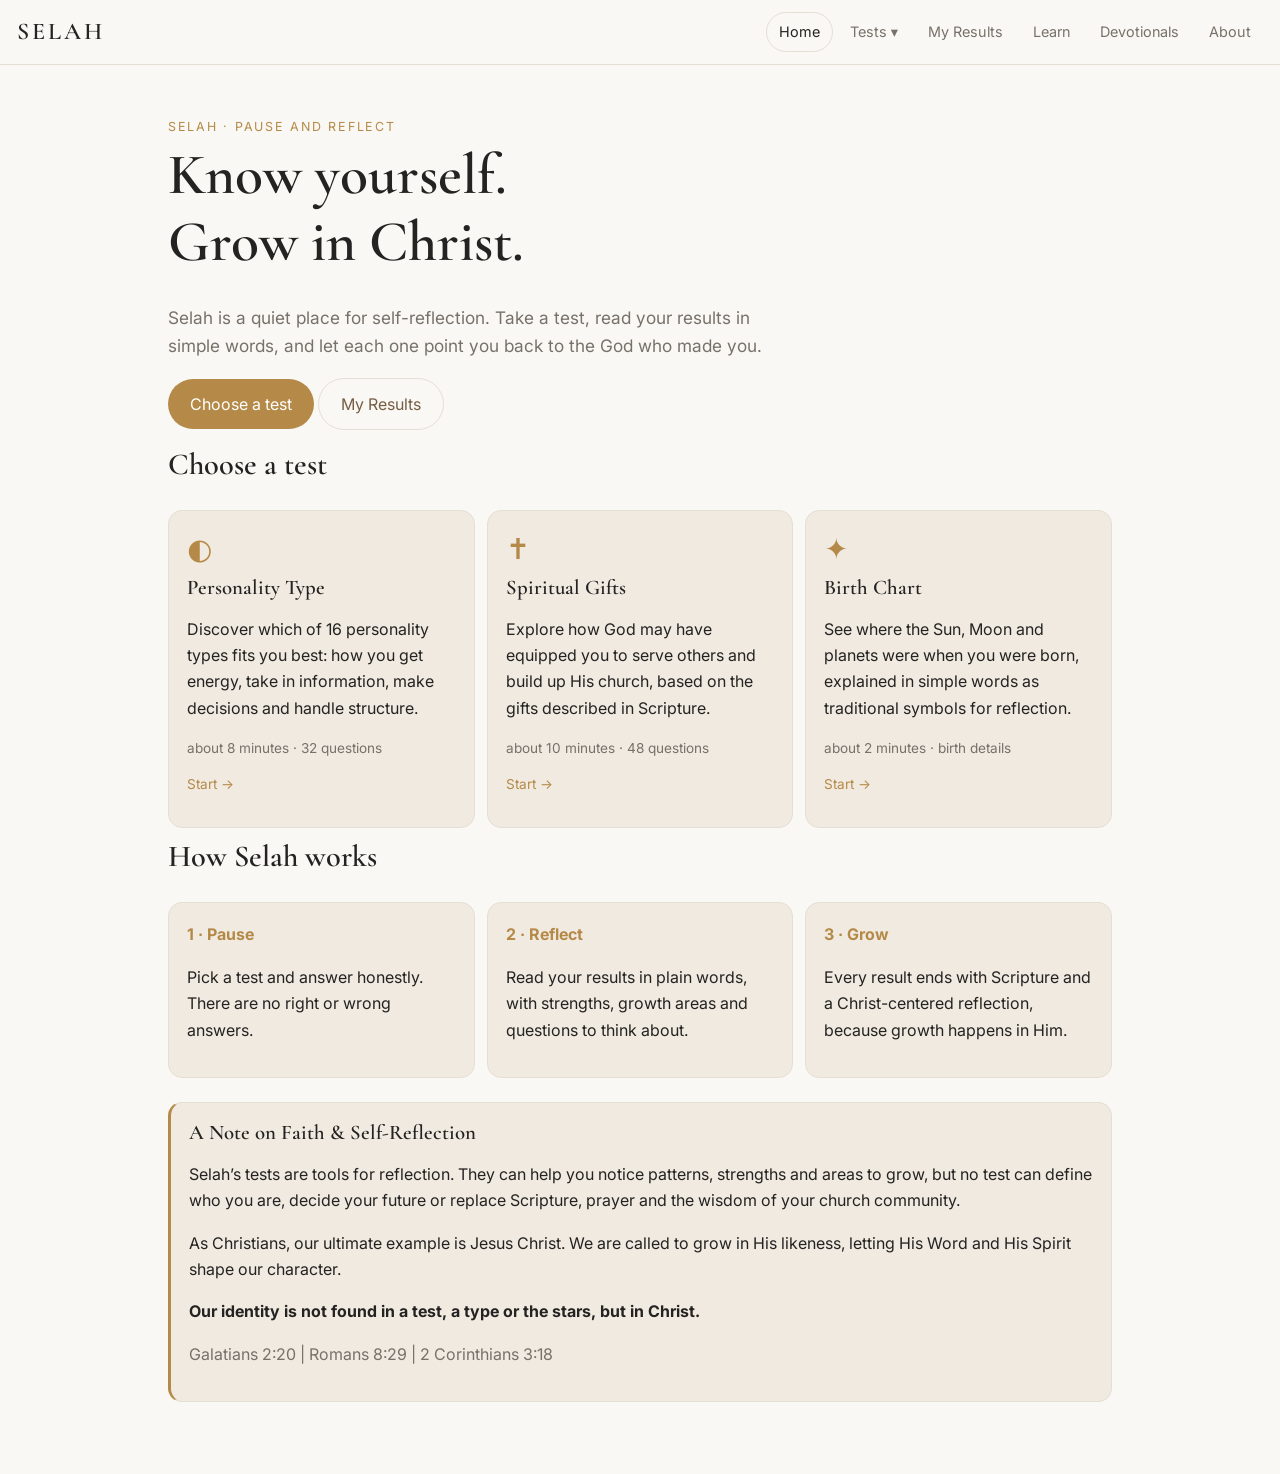
<file: index.html>
<!DOCTYPE html>
<html lang="en">
<head>
<meta charset="utf-8">
<title>Selah — Self-Reflection in Christ</title>
<meta name="viewport" content="width=device-width, initial-scale=1, viewport-fit=cover">
<meta name="description" content="Selah: a Christ-centered space for self-reflection with personality, spiritual gifts and birth chart tools.">
<link href="https://fonts.googleapis.com/css2?family=Cormorant+Garamond:wght@500;600&family=Inter:wght@400;500&display=swap" rel="stylesheet">
<link rel="stylesheet" href="css/style.css">
</head>
<body data-page="home">
<nav id="nav" class="noprint"></nav>
<main id="m"></main>
<script src="js/common.js"></script>
</body>
</html>
</file>
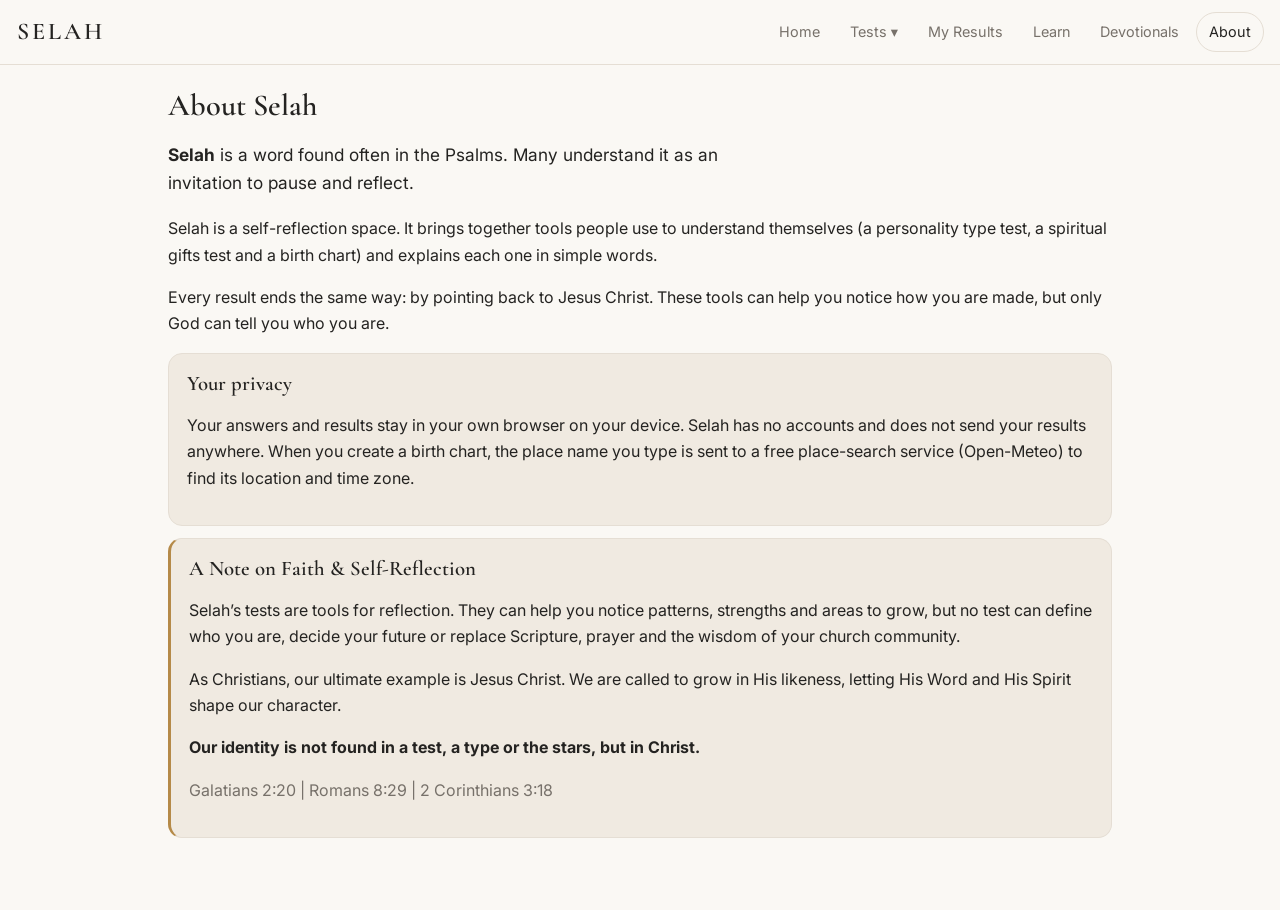
<file: about.html>
<!DOCTYPE html>
<html lang="en">
<head>
<meta charset="utf-8">
<title>About · Selah</title>
<meta name="viewport" content="width=device-width, initial-scale=1, viewport-fit=cover">
<meta name="description" content="Selah: a Christ-centered space for self-reflection with personality, spiritual gifts and birth chart tools.">
<link href="https://fonts.googleapis.com/css2?family=Cormorant+Garamond:wght@500;600&family=Inter:wght@400;500&display=swap" rel="stylesheet">
<link rel="stylesheet" href="css/style.css">
</head>
<body data-page="about">
<nav id="nav" class="noprint"></nav>
<main id="m"><h2>About Selah</h2><p class="lead"><b>Selah</b> is a word found often in the Psalms. Many understand it as an invitation to pause and reflect.</p>
<p>Selah is a self-reflection space. It brings together tools people use to understand themselves (a personality type test, a spiritual gifts test and a birth chart) and explains each one in simple words.</p>
<p>Every result ends the same way: by pointing back to Jesus Christ. These tools can help you notice how you are made, but only God can tell you who you are.</p>
<div class="card"><h3>Your privacy</h3><p>Your answers and results stay in your own browser on your device. Selah has no accounts and does not send your results anywhere. When you create a birth chart, the place name you type is sent to a free place-search service (Open-Meteo) to find its location and time zone.</p></div></main>
<script src="js/common.js"></script>
</body>
</html>
</file>
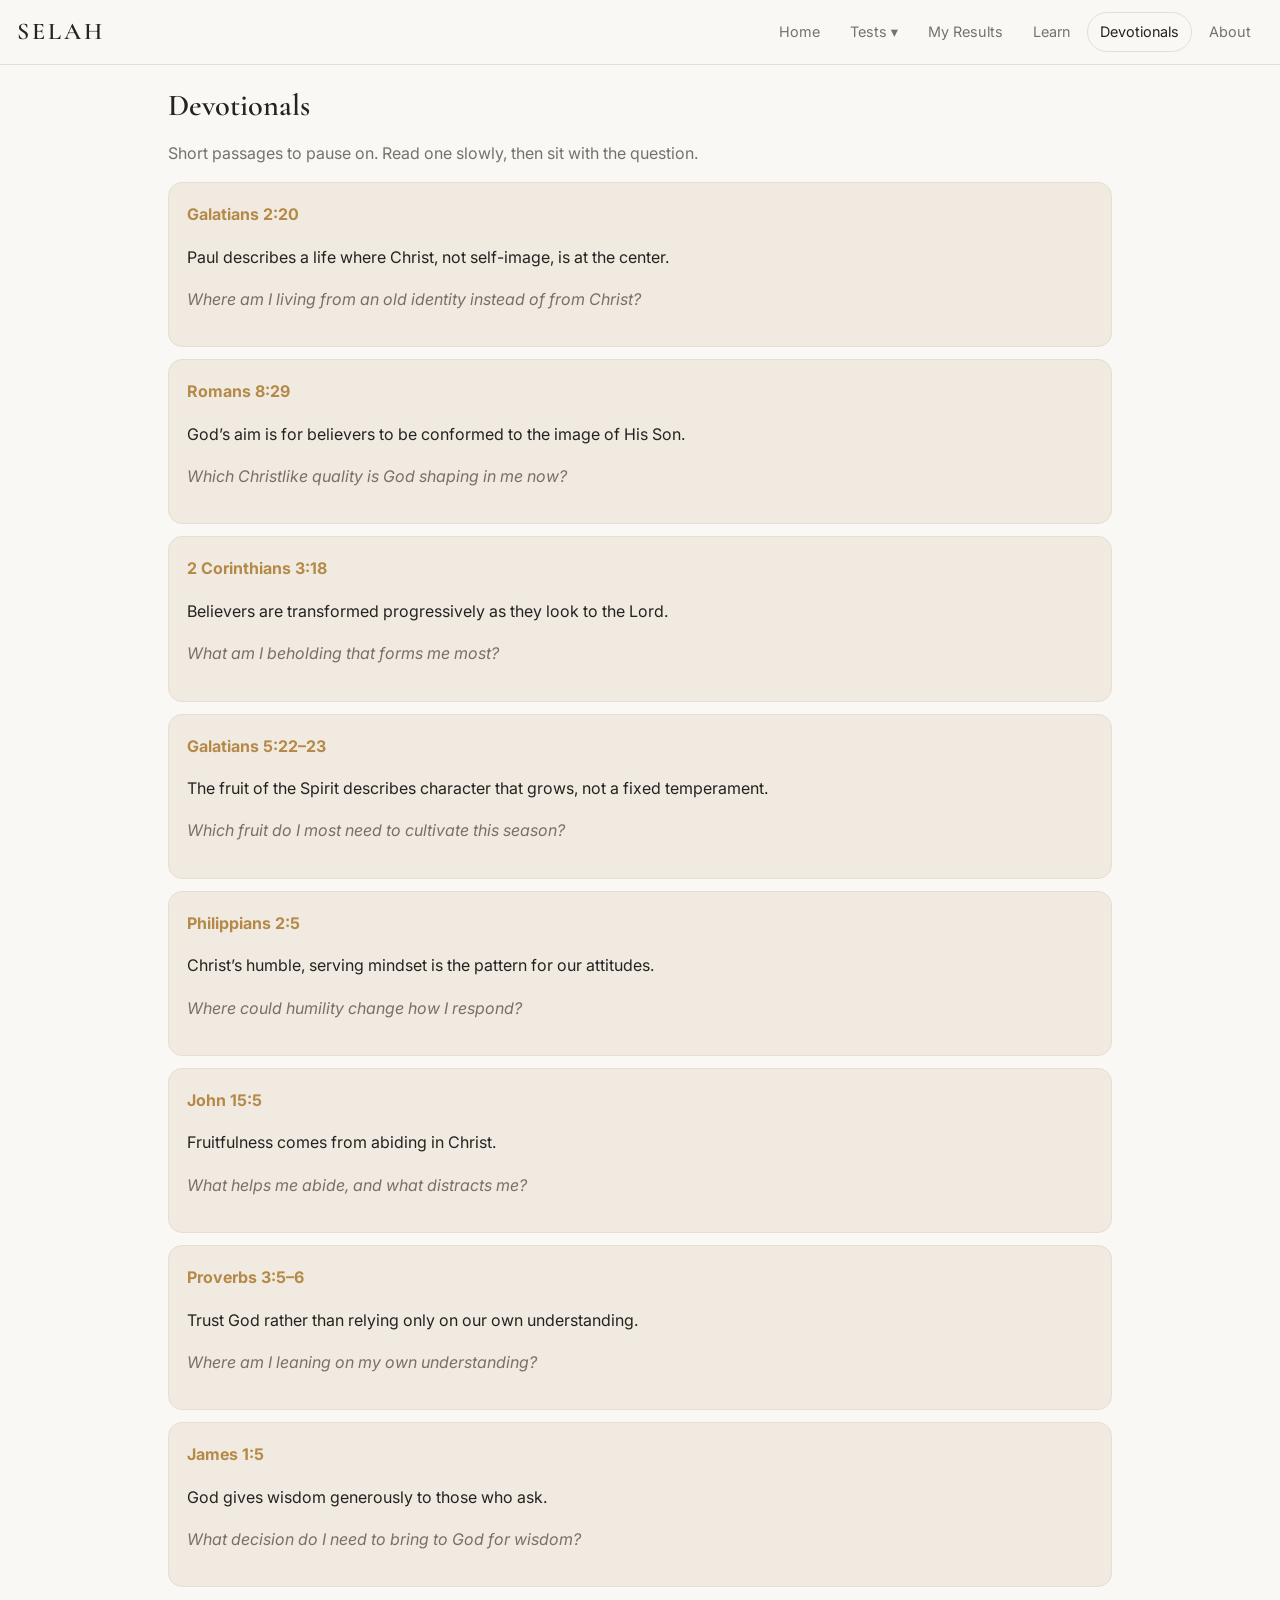
<file: devotionals.html>
<!DOCTYPE html>
<html lang="en">
<head>
<meta charset="utf-8">
<title>Devotionals · Selah</title>
<meta name="viewport" content="width=device-width, initial-scale=1, viewport-fit=cover">
<meta name="description" content="Selah: a Christ-centered space for self-reflection with personality, spiritual gifts and birth chart tools.">
<link href="https://fonts.googleapis.com/css2?family=Cormorant+Garamond:wght@500;600&family=Inter:wght@400;500&display=swap" rel="stylesheet">
<link rel="stylesheet" href="css/style.css">
</head>
<body data-page="devotionals">
<nav id="nav" class="noprint"></nav>
<main id="m"></main>
<script src="js/common.js"></script>
</body>
</html>
</file>
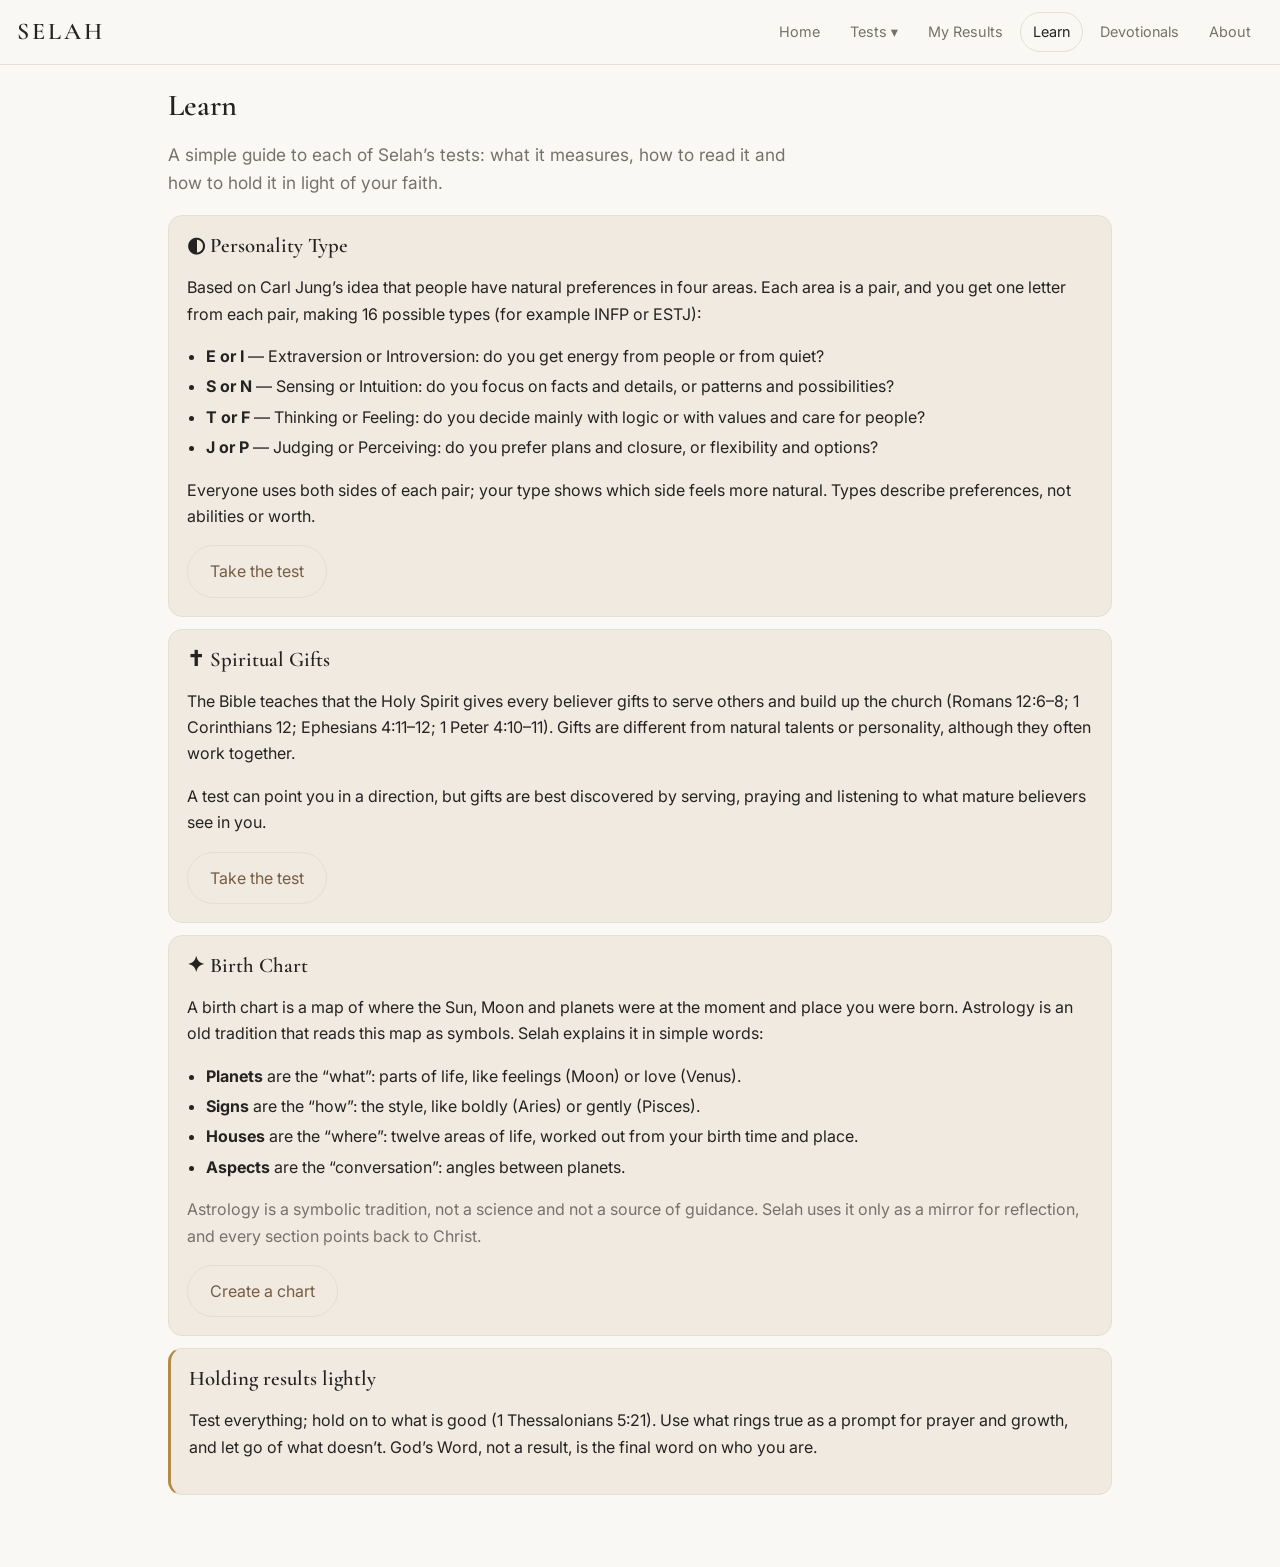
<file: learn.html>
<!DOCTYPE html>
<html lang="en">
<head>
<meta charset="utf-8">
<title>Learn · Selah</title>
<meta name="viewport" content="width=device-width, initial-scale=1, viewport-fit=cover">
<meta name="description" content="Selah: a Christ-centered space for self-reflection with personality, spiritual gifts and birth chart tools.">
<link href="https://fonts.googleapis.com/css2?family=Cormorant+Garamond:wght@500;600&family=Inter:wght@400;500&display=swap" rel="stylesheet">
<link rel="stylesheet" href="css/style.css">
</head>
<body data-page="learn">
<nav id="nav" class="noprint"></nav>
<main id="m"><h2>Learn</h2><p class="mut lead">A simple guide to each of Selah’s tests: what it measures, how to read it and how to hold it in light of your faith.</p>
<div class="card"><h3>◐ Personality Type</h3><p>Based on Carl Jung’s idea that people have natural preferences in four areas. Each area is a pair, and you get one letter from each pair, making 16 possible types (for example INFP or ESTJ):</p>
<ul><li><b>E or I</b> — Extraversion or Introversion: do you get energy from people or from quiet?</li><li><b>S or N</b> — Sensing or Intuition: do you focus on facts and details, or patterns and possibilities?</li><li><b>T or F</b> — Thinking or Feeling: do you decide mainly with logic or with values and care for people?</li><li><b>J or P</b> — Judging or Perceiving: do you prefer plans and closure, or flexibility and options?</li></ul>
<p>Everyone uses both sides of each pair; your type shows which side feels more natural. Types describe preferences, not abilities or worth.</p><a class="btn o" href="personality.html">Take the test</a></div>
<div class="card"><h3>✝ Spiritual Gifts</h3><p>The Bible teaches that the Holy Spirit gives every believer gifts to serve others and build up the church (Romans 12:6–8; 1 Corinthians 12; Ephesians 4:11–12; 1 Peter 4:10–11). Gifts are different from natural talents or personality, although they often work together.</p>
<p>A test can point you in a direction, but gifts are best discovered by serving, praying and listening to what mature believers see in you.</p><a class="btn o" href="spiritual-gifts.html">Take the test</a></div>
<div class="card"><h3>✦ Birth Chart</h3><p>A birth chart is a map of where the Sun, Moon and planets were at the moment and place you were born. Astrology is an old tradition that reads this map as symbols. Selah explains it in simple words:</p>
<ul><li><b>Planets</b> are the “what”: parts of life, like feelings (Moon) or love (Venus).</li><li><b>Signs</b> are the “how”: the style, like boldly (Aries) or gently (Pisces).</li><li><b>Houses</b> are the “where”: twelve areas of life, worked out from your birth time and place.</li><li><b>Aspects</b> are the “conversation”: angles between planets.</li></ul>
<p class="mut">Astrology is a symbolic tradition, not a science and not a source of guidance. Selah uses it only as a mirror for reflection, and every section points back to Christ.</p><a class="btn o" href="birth-chart.html">Create a chart</a></div>
<div class="card disc"><h3>Holding results lightly</h3><p>Test everything; hold on to what is good (1 Thessalonians 5:21). Use what rings true as a prompt for prayer and growth, and let go of what doesn’t. God’s Word, not a result, is the final word on who you are.</p></div></main>
<script src="js/common.js"></script>
</body>
</html>
</file>
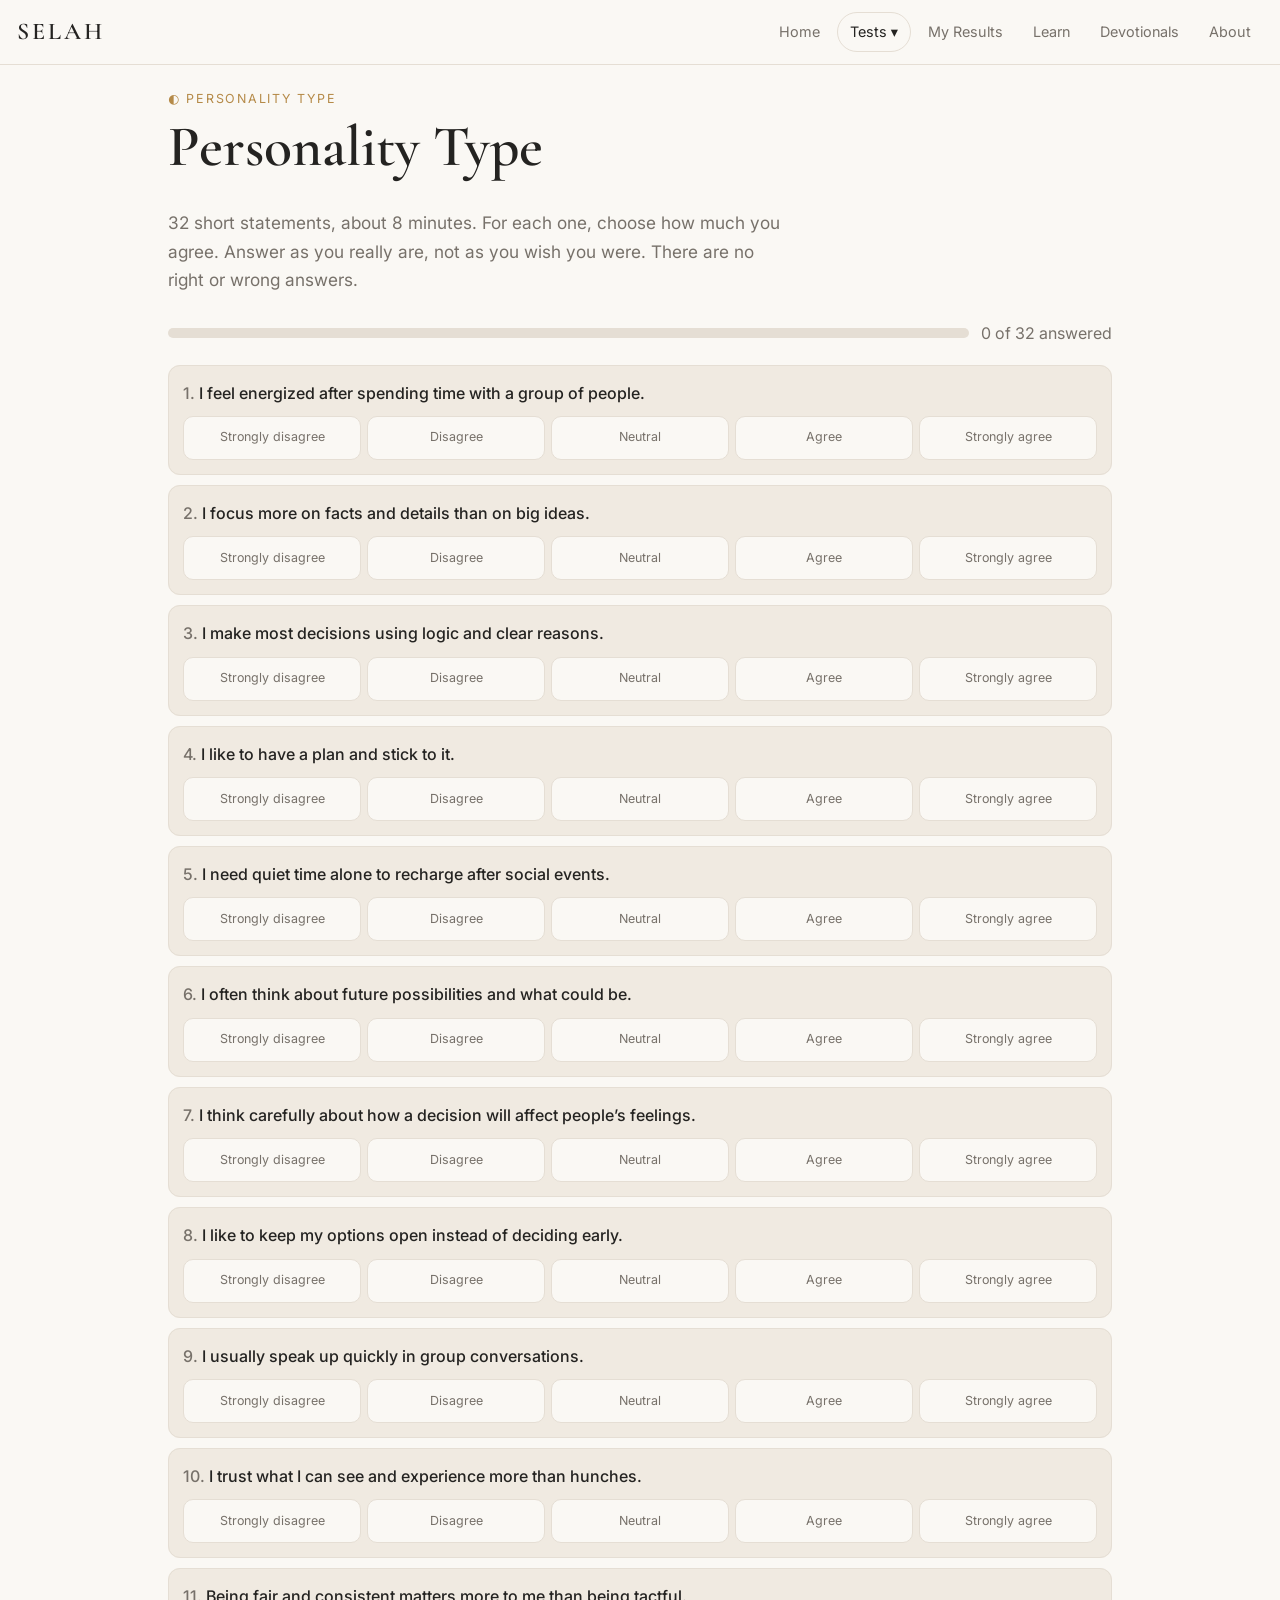
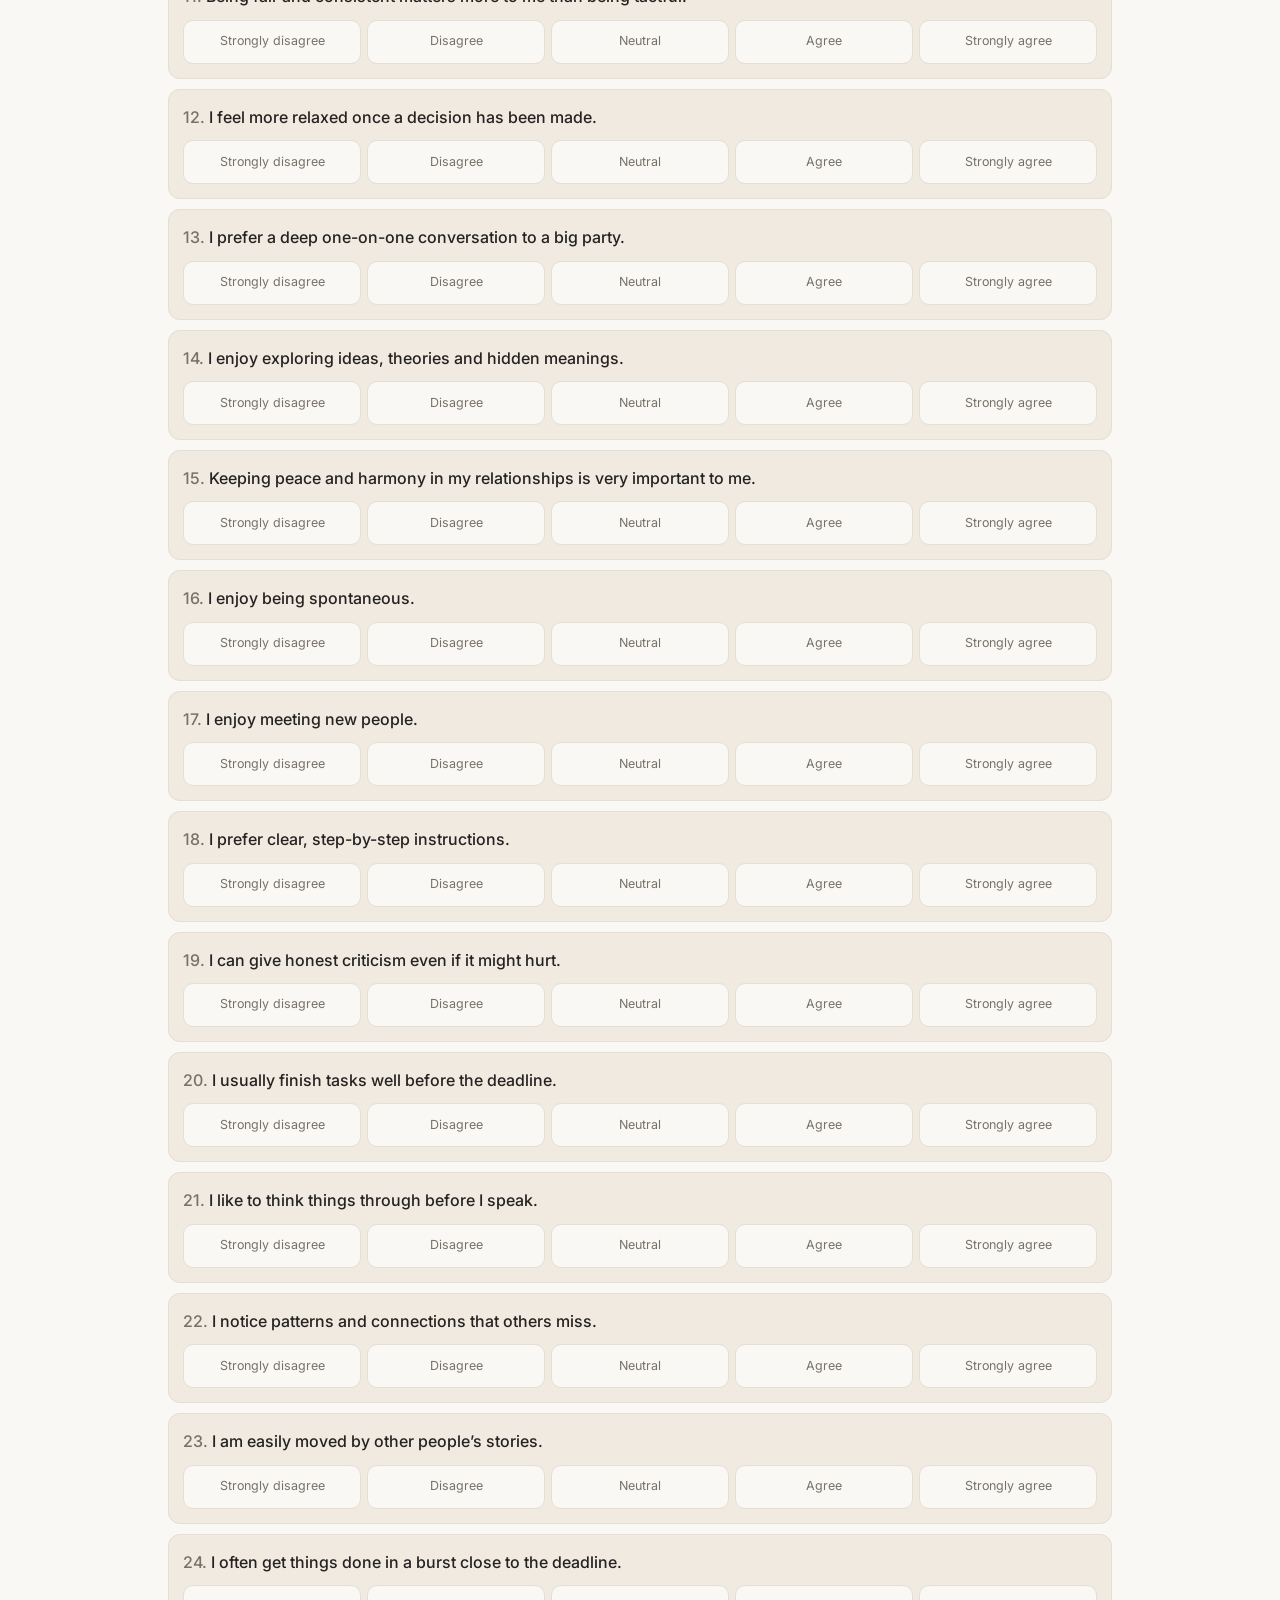
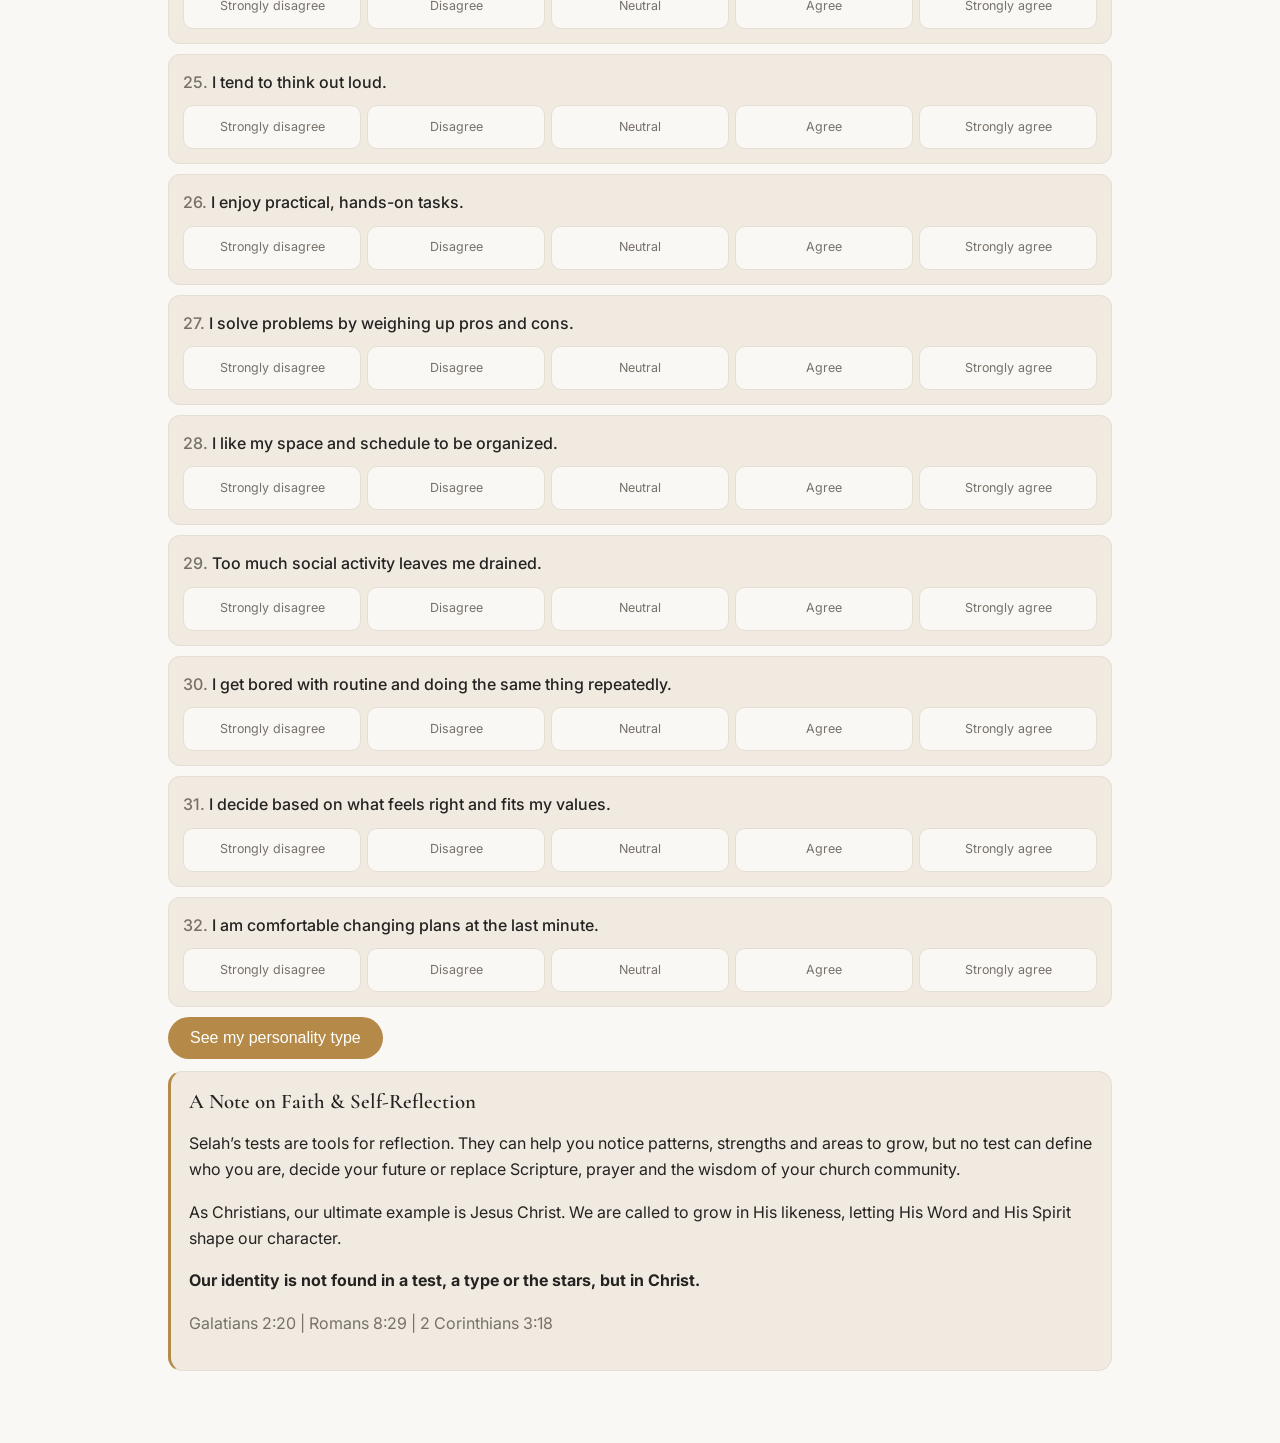
<file: personality.html>
<!DOCTYPE html>
<html lang="en">
<head>
<meta charset="utf-8">
<title>Personality Type · Selah</title>
<meta name="viewport" content="width=device-width, initial-scale=1, viewport-fit=cover">
<meta name="description" content="Selah: a Christ-centered space for self-reflection with personality, spiritual gifts and birth chart tools.">
<link href="https://fonts.googleapis.com/css2?family=Cormorant+Garamond:wght@500;600&family=Inter:wght@400;500&display=swap" rel="stylesheet">
<link rel="stylesheet" href="css/style.css">
</head>
<body data-page="personality">
<nav id="nav" class="noprint"></nav>
<main id="m"></main>
<script src="js/common.js"></script>
<script src="js/personality.js"></script>
</body>
</html>
</file>
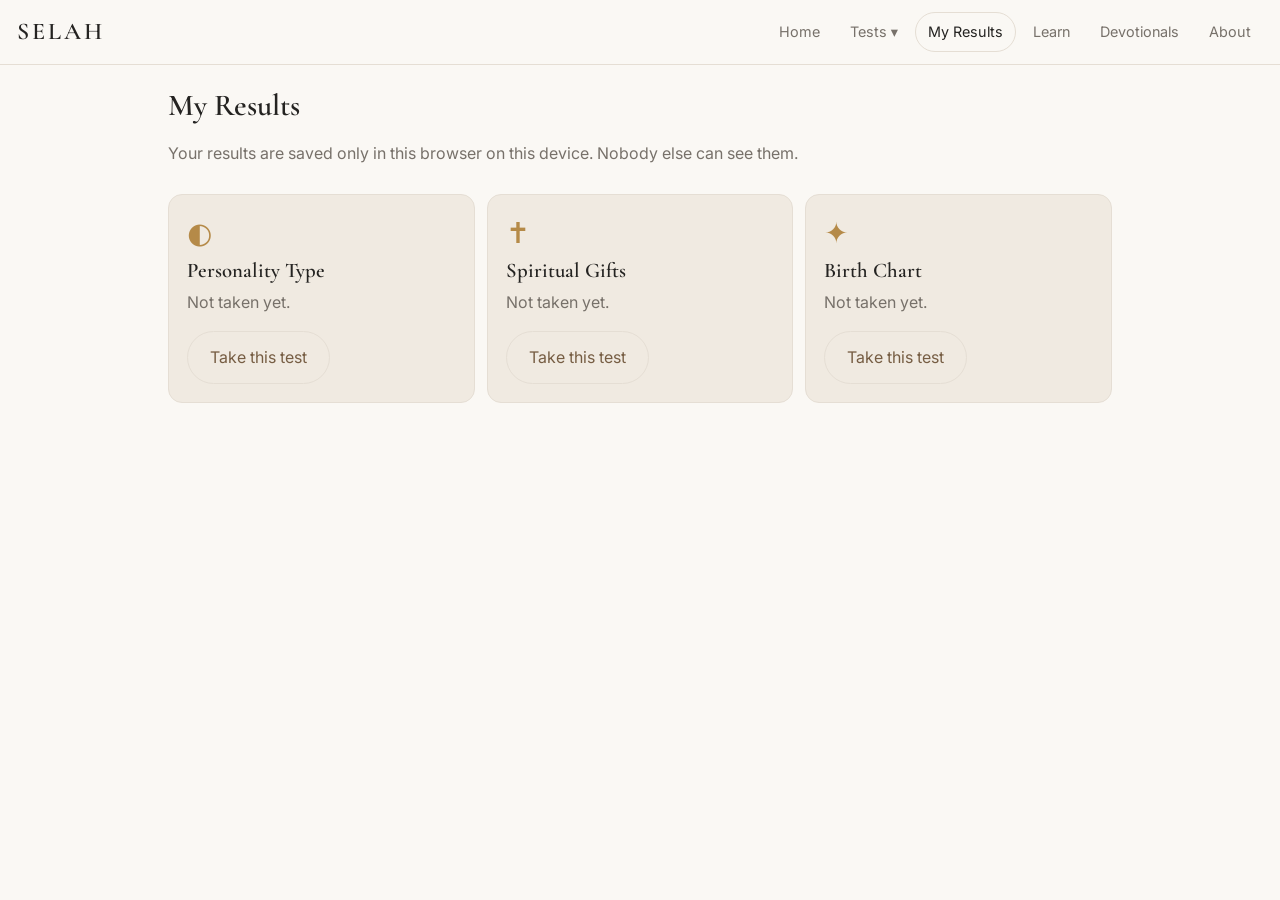
<file: results.html>
<!DOCTYPE html>
<html lang="en">
<head>
<meta charset="utf-8">
<title>My Results · Selah</title>
<meta name="viewport" content="width=device-width, initial-scale=1, viewport-fit=cover">
<meta name="description" content="Selah: a Christ-centered space for self-reflection with personality, spiritual gifts and birth chart tools.">
<link href="https://fonts.googleapis.com/css2?family=Cormorant+Garamond:wght@500;600&family=Inter:wght@400;500&display=swap" rel="stylesheet">
<link rel="stylesheet" href="css/style.css">
</head>
<body data-page="results">
<nav id="nav" class="noprint"></nav>
<main id="m"></main>
<script src="js/common.js"></script>
</body>
</html>
</file>
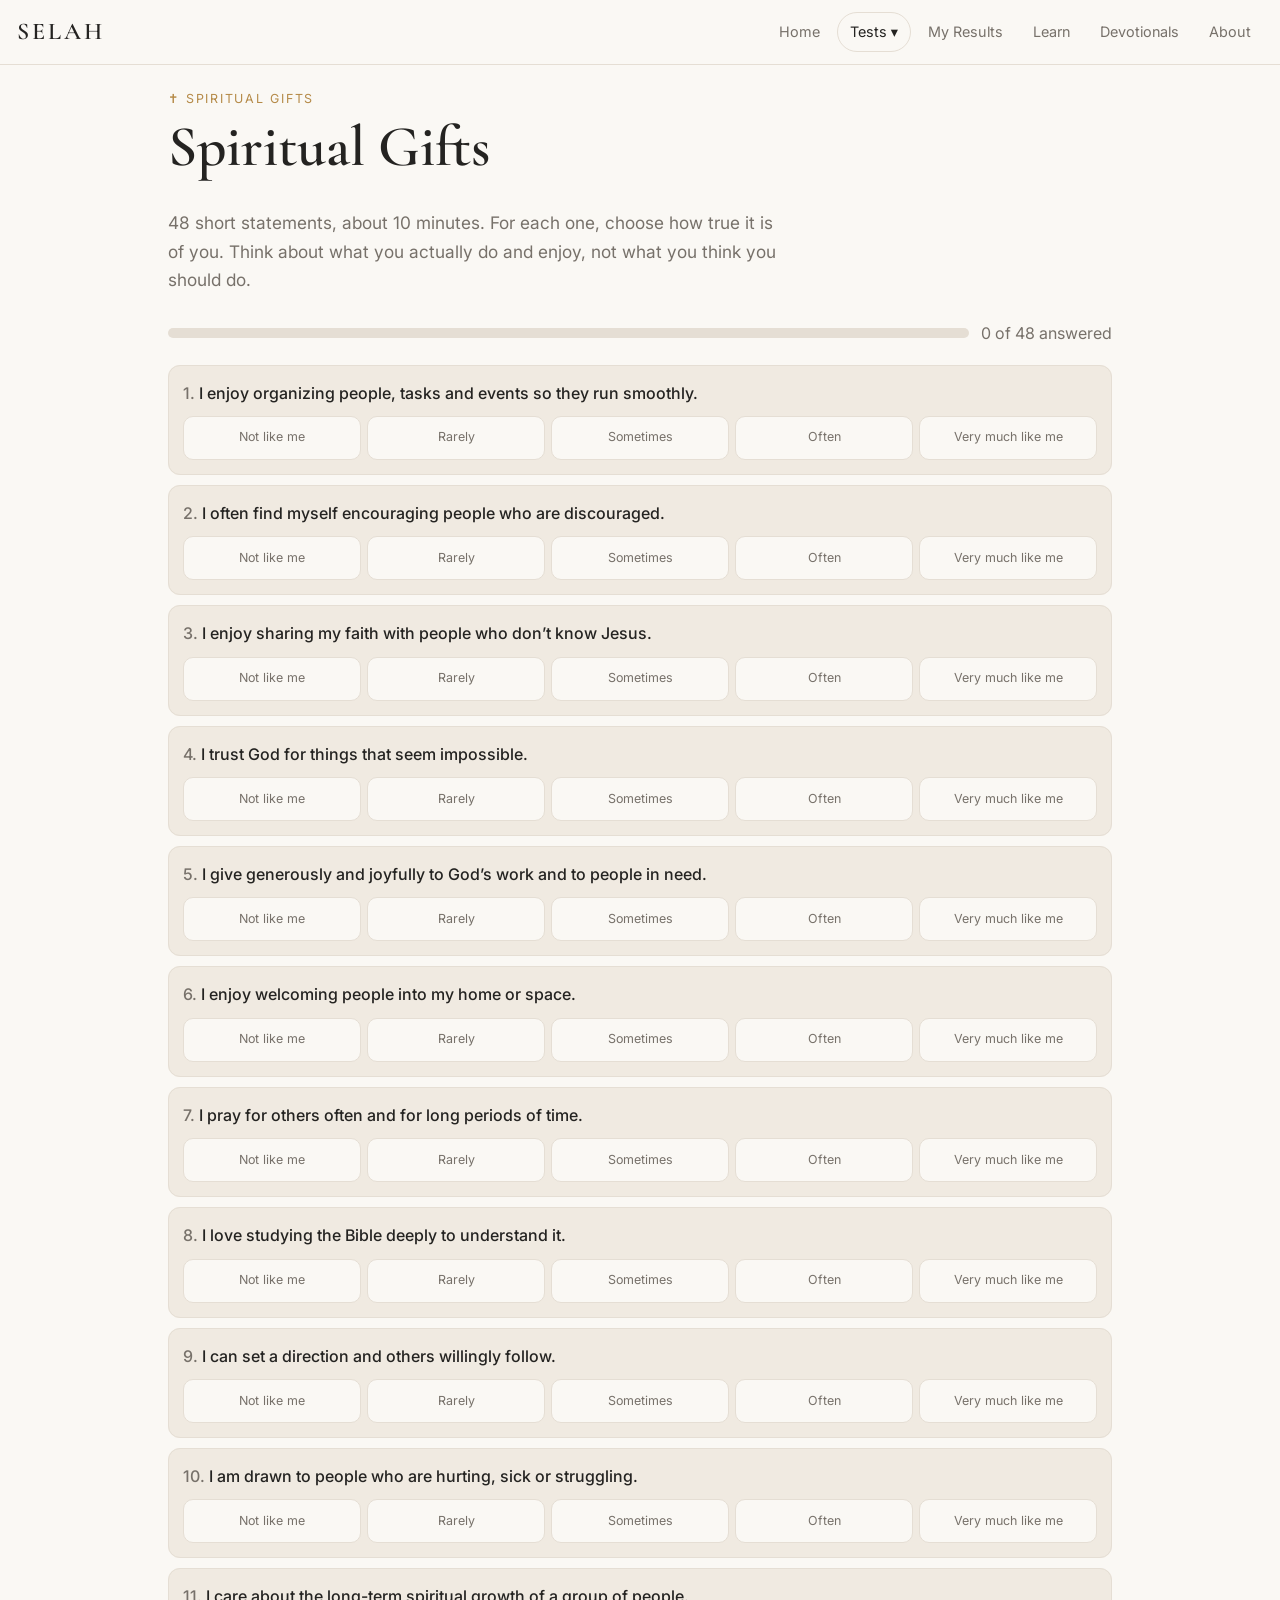
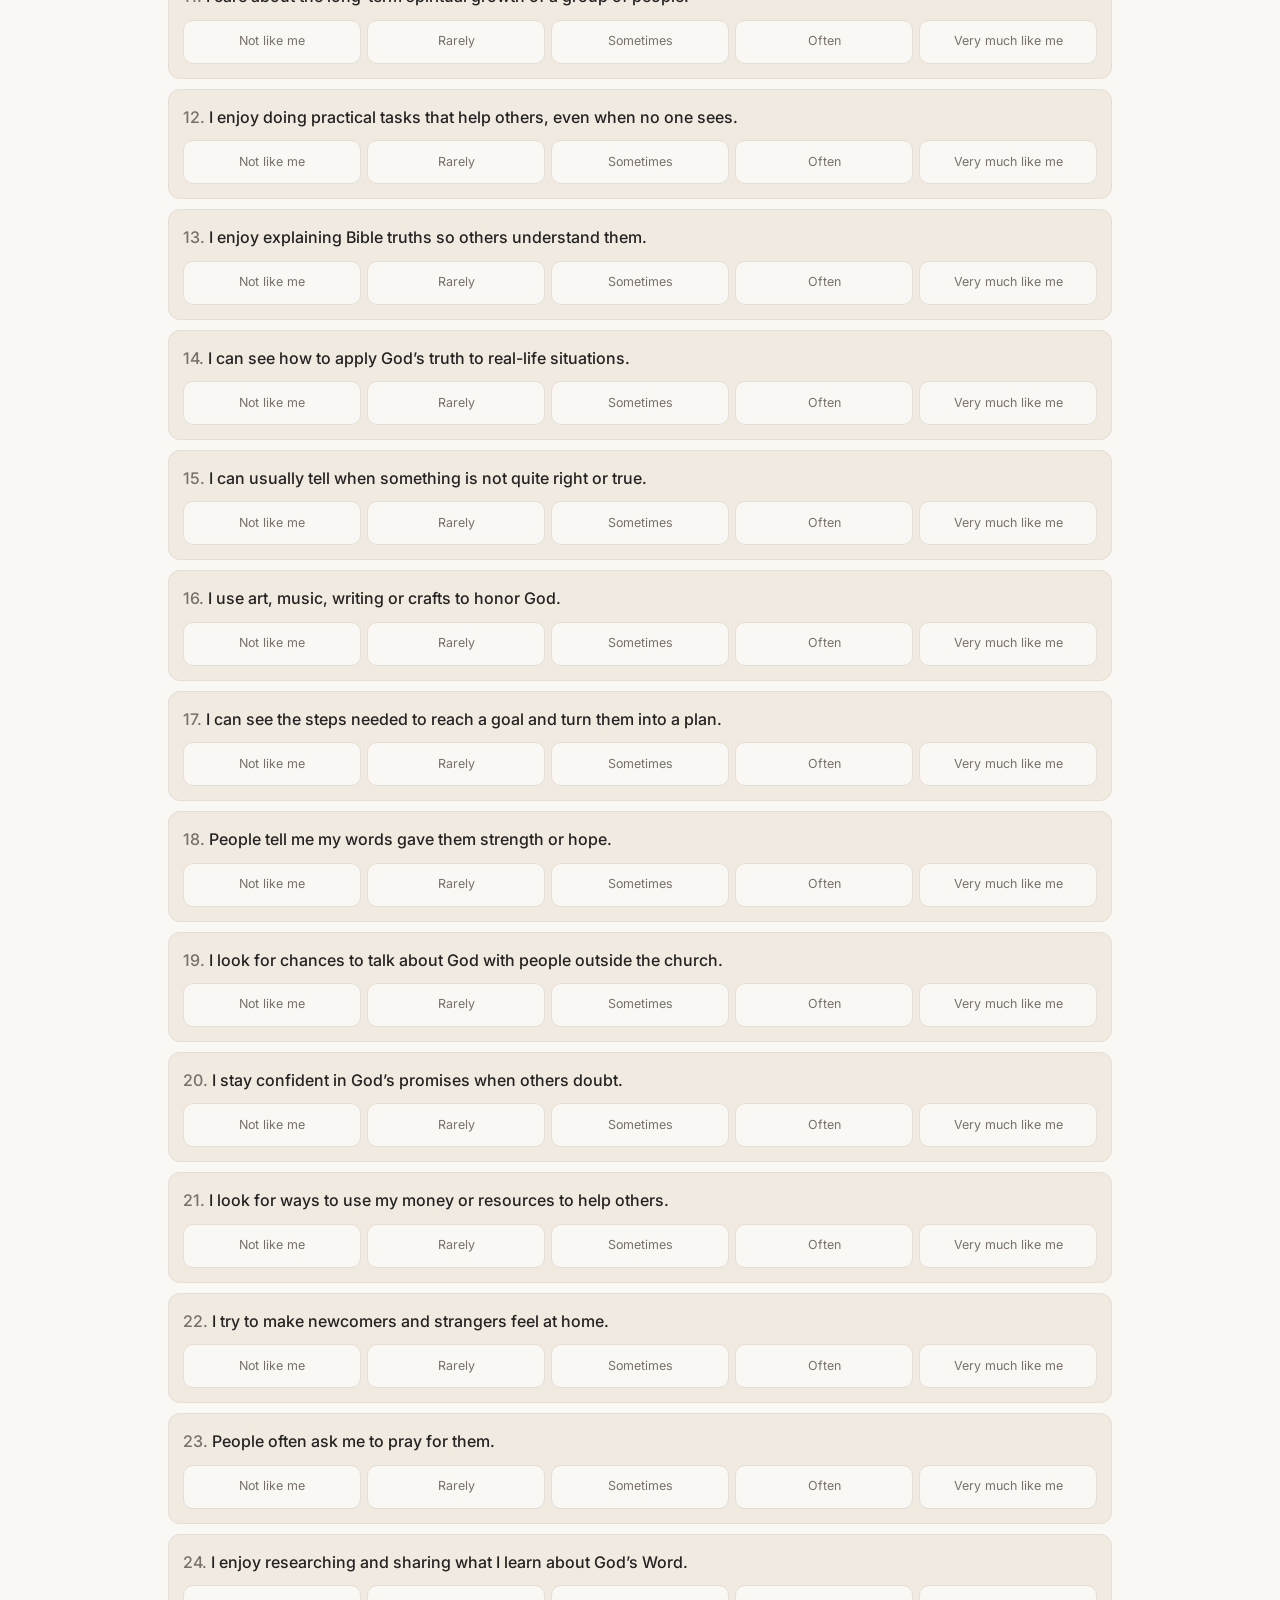
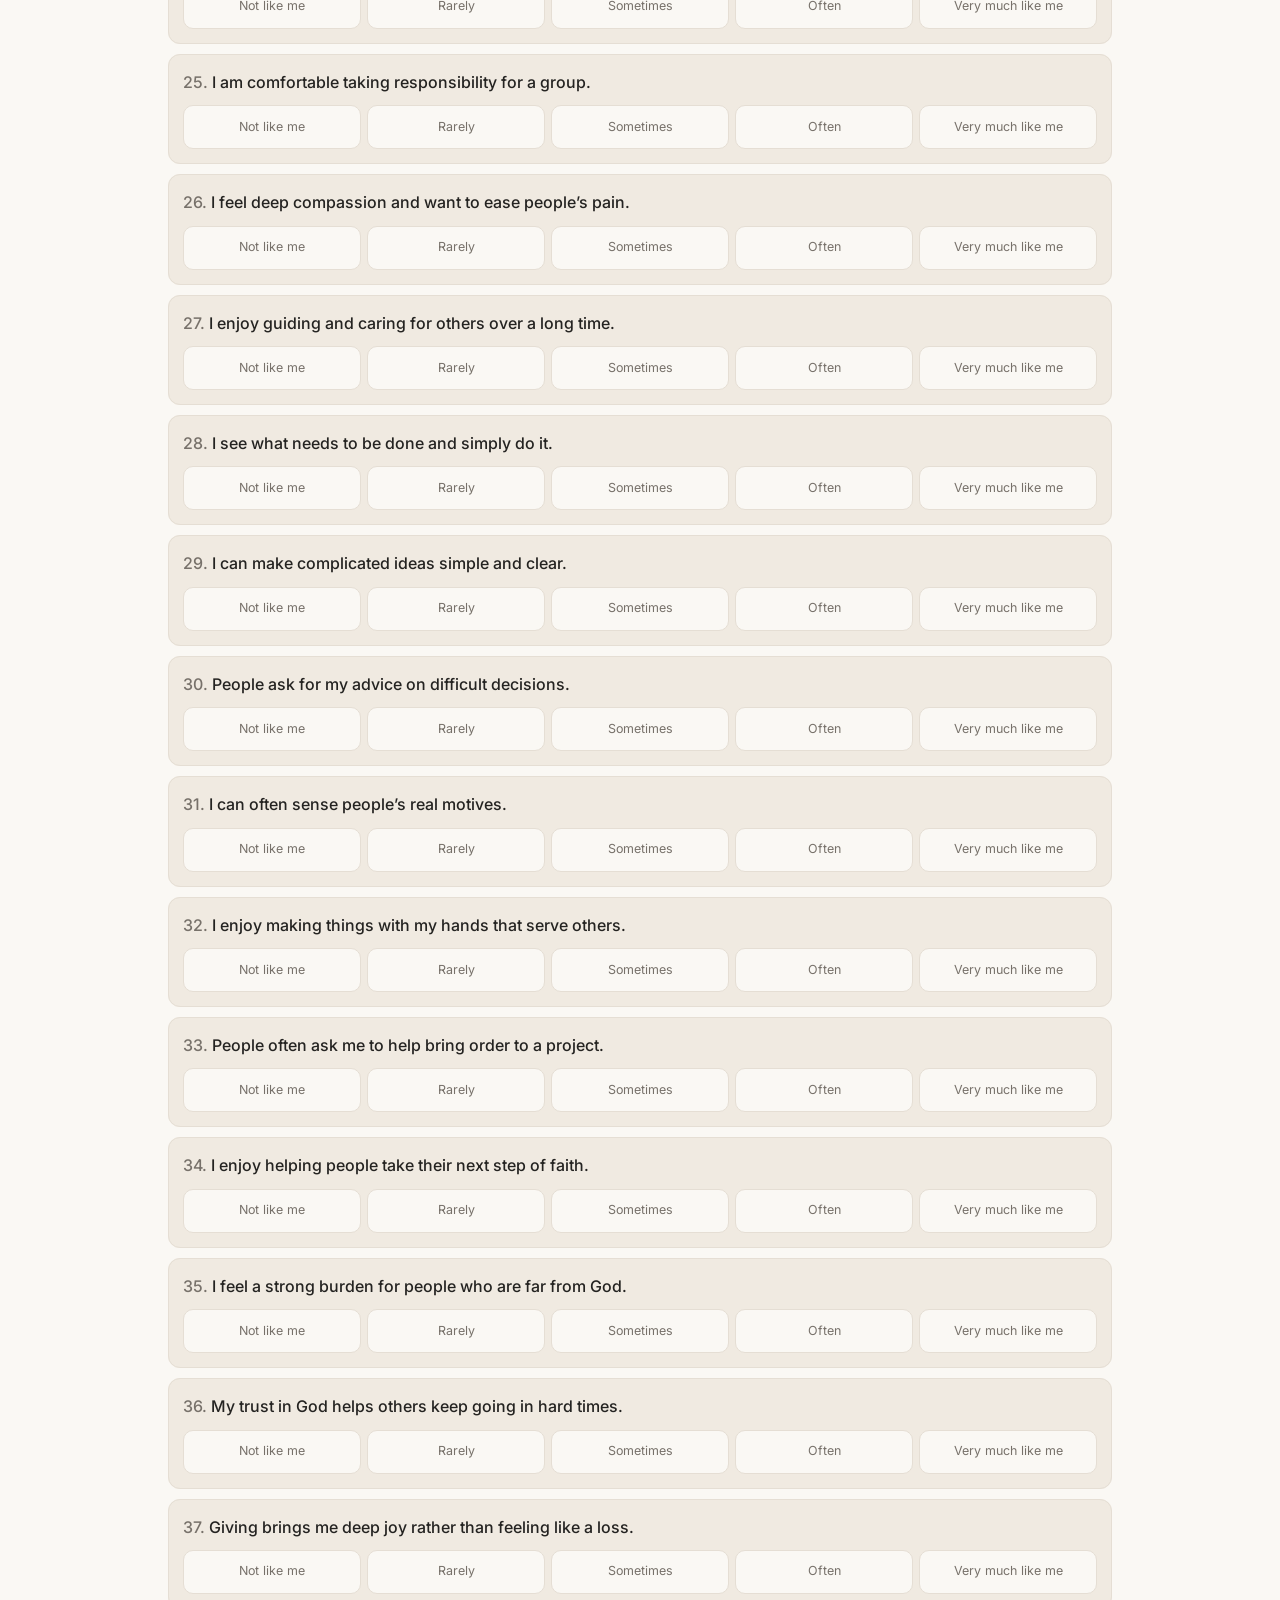
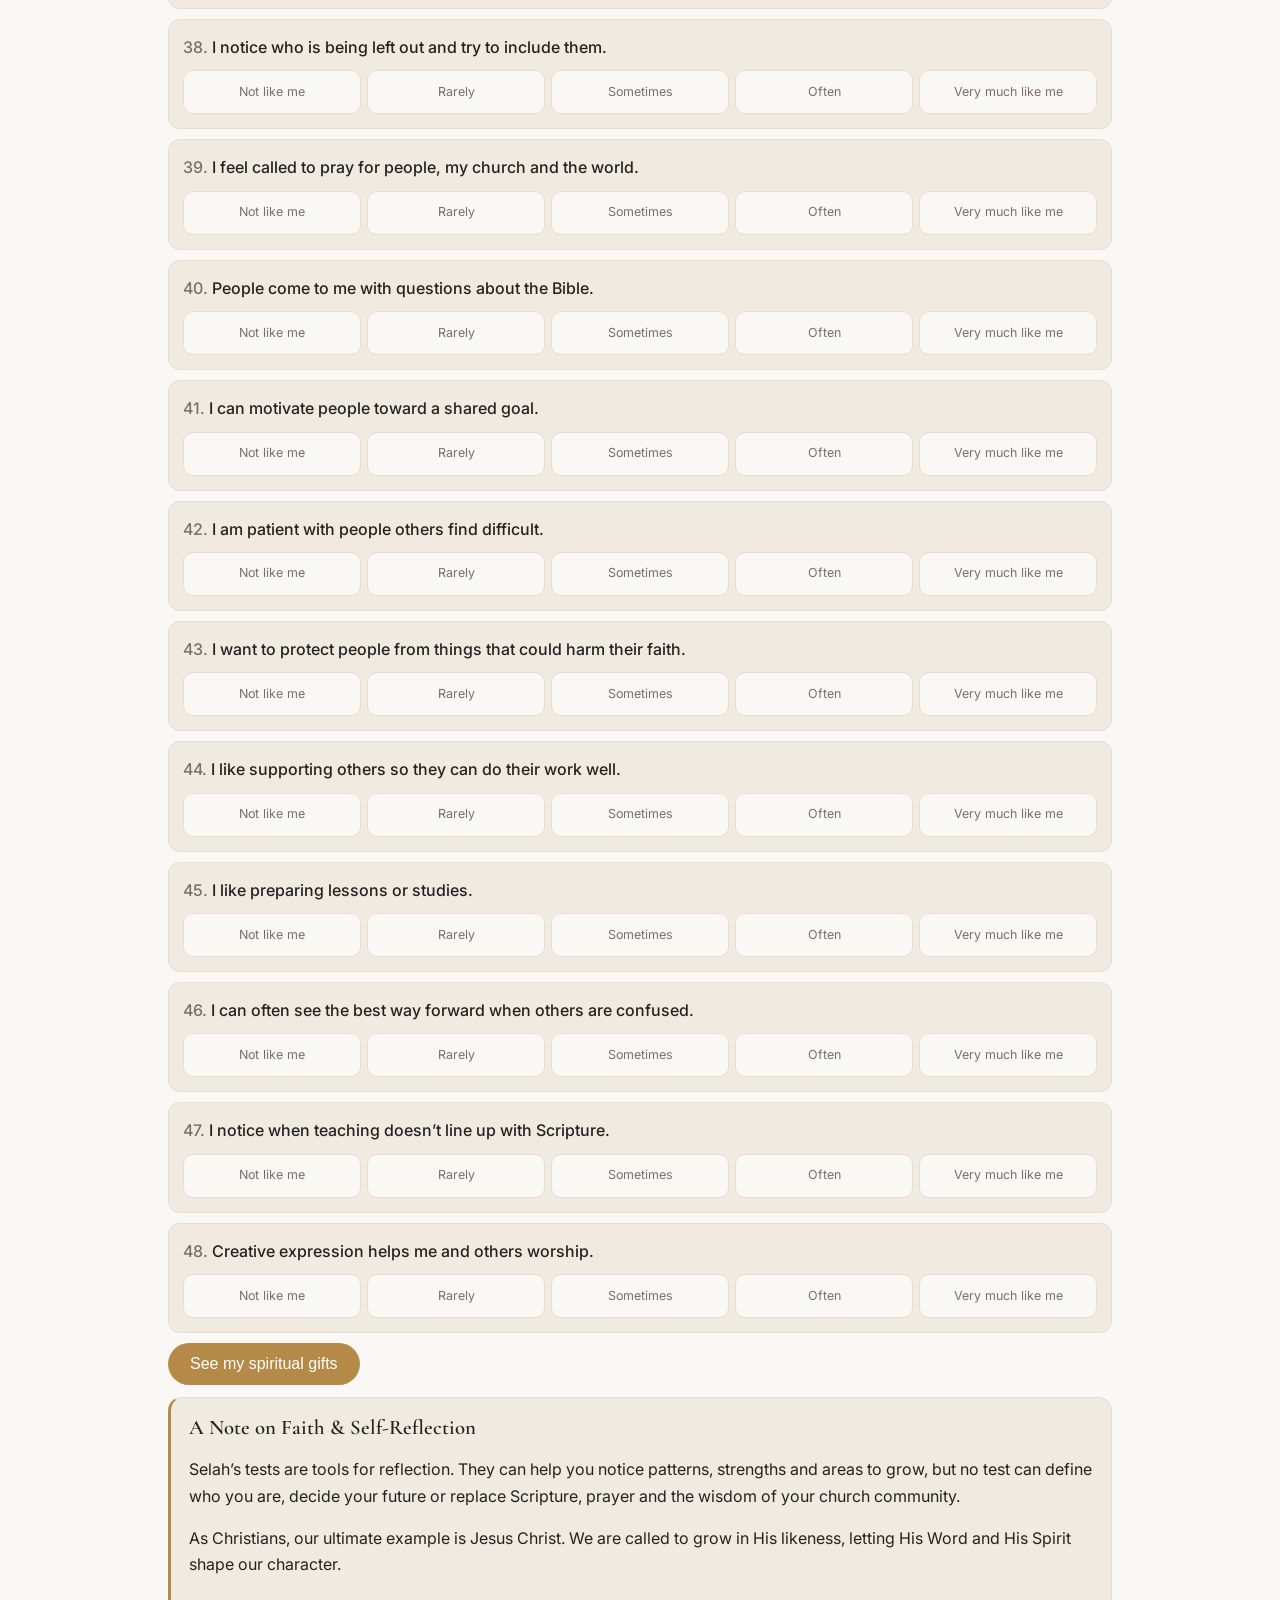
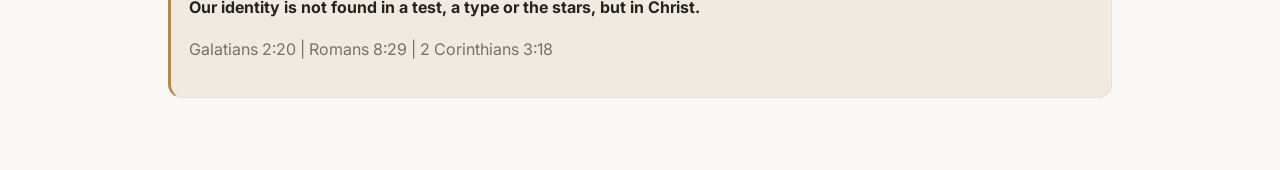
<file: spiritual-gifts.html>
<!DOCTYPE html>
<html lang="en">
<head>
<meta charset="utf-8">
<title>Spiritual Gifts · Selah</title>
<meta name="viewport" content="width=device-width, initial-scale=1, viewport-fit=cover">
<meta name="description" content="Selah: a Christ-centered space for self-reflection with personality, spiritual gifts and birth chart tools.">
<link href="https://fonts.googleapis.com/css2?family=Cormorant+Garamond:wght@500;600&family=Inter:wght@400;500&display=swap" rel="stylesheet">
<link rel="stylesheet" href="css/style.css">
</head>
<body data-page="gifts">
<nav id="nav" class="noprint"></nav>
<main id="m"></main>
<script src="js/common.js"></script>
<script src="js/gifts.js"></script>
</body>
</html>
</file>
<file: css/style.css>
:root{--bg:#FAF8F4;--bg2:#F0EAE1;--tx:#242321;--tx2:#77716A;--gold:#B58A48;--br:#765D43;--bd:#E5DED4;box-sizing:border-box;padding-top:env(safe-area-inset-top,0px);padding-bottom:env(safe-area-inset-bottom,0px)}
@media(prefers-color-scheme:dark){:root:not([data-theme=light]){--bg:#1d1c1a;--bg2:#2a2825;--tx:#f1ece4;--tx2:#a8a198;--bd:#3a3732;--gold:#cfa563;--br:#d2b08a}}
*{box-sizing:border-box}html{scroll-padding-top:env(safe-area-inset-top,0px)}
body{margin:0;background:var(--bg);color:var(--tx);font:16px/1.65 Inter,system-ui,sans-serif}
h1,h2,h3{font-family:'Cormorant Garamond',Georgia,serif;font-weight:600;line-height:1.15;margin:0 0 .5em}
h1{font-size:clamp(2.2rem,7vw,3.6rem)}h2{font-size:1.9rem}h3{font-size:1.3rem}
nav{display:flex;gap:6px;align-items:center;flex-wrap:wrap;padding:12px 16px;border-bottom:1px solid var(--bd);position:sticky;top:0;background:var(--bg);z-index:5}
nav .brand{font:600 1.5rem 'Cormorant Garamond',serif;letter-spacing:.12em;margin-right:auto;color:var(--tx);text-decoration:none;padding:0}
nav .links{display:flex;gap:4px;align-items:center;flex-wrap:wrap}
nav a,.ddb,.btn{cursor:pointer;padding:7px 12px;border-radius:999px;font-size:.9rem;color:var(--tx2);border:1px solid transparent;background:none}
nav a.on,.ddb.on{color:var(--tx);border-color:var(--bd)}
.btn{background:var(--gold);color:#fff;border:0;font-size:1rem;padding:12px 22px}.btn.o{background:none;color:var(--br);border:1px solid var(--bd)}
main{max-width:980px;margin:auto;padding:24px 18px 60px}
.card{background:var(--bg2);border:1px solid var(--bd);border-radius:14px;padding:18px;margin:12px 0}
.grid{display:grid;gap:12px;grid-template-columns:repeat(auto-fit,minmax(240px,1fr))}
.mut{color:var(--tx2)}.gold{color:var(--gold)}
label{display:block;font-size:.85rem;color:var(--tx2);margin:10px 0 4px}
input,select{width:100%;padding:10px;border:1px solid var(--bd);border-radius:8px;background:var(--bg);color:var(--tx);font:inherit}
.row{display:grid;gap:10px;grid-template-columns:repeat(3,1fr)}
.err{color:#b3261e;font-size:.9rem;margin:8px 0}
table{width:100%;border-collapse:collapse;font-size:.9rem}td,th{text-align:left;padding:7px 6px;border-bottom:1px solid var(--bd)}
.wrap{overflow-x:auto}
.bar{height:10px;background:var(--bd);border-radius:6px;overflow:hidden}.bar i{display:block;height:100%;background:var(--gold)}
.side{display:flex;gap:6px;overflow-x:auto;margin:10px 0;padding-bottom:6px}.side a{white-space:nowrap;cursor:pointer;padding:6px 12px;border:1px solid var(--bd);border-radius:999px;font-size:.85rem;color:var(--tx2)}.side a.on{background:var(--gold);color:#fff;border-color:var(--gold)}
@media(min-width:860px){.dash{display:grid;grid-template-columns:200px 1fr;gap:24px}.side{flex-direction:column;position:sticky;top:70px;align-self:start}.side a{border-radius:8px}}
.disc{border-left:3px solid var(--gold)}
.load{text-align:center;padding:60px}.spin{width:36px;height:36px;border:3px solid var(--bd);border-top-color:var(--gold);border-radius:50%;margin:auto;animation:s 1s linear infinite}@keyframes s{to{transform:rotate(360deg)}}
svg text{fill:var(--tx)}
@media print{nav,.side,.noprint{display:none!important}.dash{display:block}.sec{display:block!important}}
nav a{text-decoration:none}
.anchor{border-left:3px solid var(--gold);padding:4px 0 4px 14px;margin:14px 0 4px}.anchor p{margin:.3em 0 0}
.two{display:grid;gap:4px 16px;grid-template-columns:repeat(auto-fit,minmax(200px,1fr))}
.card ul{padding-left:1.2em;margin:.4em 0}.card li{margin:.25em 0}
details.card summary{cursor:pointer}
.card h3+p.mut{margin-top:-.3em}
a.btn{display:inline-block;text-decoration:none}.btn:disabled{opacity:.6;cursor:wait}
.ddb{font:inherit;font-size:.9rem}.dd{position:relative}
.ddm{display:none;position:absolute;left:0;top:calc(100% + 6px);min-width:260px;background:var(--bg);border:1px solid var(--bd);border-radius:12px;padding:6px;box-shadow:0 10px 30px rgba(0,0,0,.12);z-index:10}
.dd.open .ddm{display:block}
.ddm a{display:flex!important;gap:10px;align-items:flex-start;border-radius:8px!important;padding:10px!important;color:var(--tx)!important}.ddm a:hover,.ddm a.on{background:var(--bg2)}
.ddm small{display:block;color:var(--tx2);font-size:.78rem}.ic{color:var(--gold);font-size:1.1rem;line-height:1.4}.ic.big{font-size:1.8rem;display:block;margin-bottom:6px}
@media(max-width:560px){.ddm{position:fixed;left:16px;right:16px;top:auto;min-width:0}}
.small{font-size:.85rem}.eyebrow{letter-spacing:.14em;text-transform:uppercase;font-size:.78rem;margin:0 0 .4em}.lead{font-size:1.08rem;max-width:620px}
.hero{padding:28px 0 18px}
.tests{display:grid;gap:12px;grid-template-columns:repeat(auto-fit,minmax(250px,1fr))}a.test{display:block;color:inherit;text-decoration:none;transition:border-color .15s}a.test:hover{border-color:var(--gold)}
.q{border:1px solid var(--bd);border-radius:12px;padding:14px;margin:10px 0;background:var(--bg2)}.q legend{float:left;width:100%;padding:0;margin-bottom:10px;font-weight:500}
.lk{clear:both;display:grid;grid-template-columns:repeat(5,1fr);gap:6px}
.lk label{margin:0;display:flex;align-items:center;justify-content:center;text-align:center;min-height:44px;padding:6px 4px;border:1px solid var(--bd);border-radius:10px;cursor:pointer;font-size:.78rem;line-height:1.2;color:var(--tx2);background:var(--bg)}
.lk input{position:absolute;opacity:0;width:1px;height:1px}.lk label:has(input:checked){background:var(--gold);border-color:var(--gold);color:#fff}.lk label:has(input:focus-visible){outline:2px solid var(--gold);outline-offset:2px}
.prog{position:sticky;top:64px;z-index:4;background:var(--bg);padding:8px 0;display:flex;gap:12px;align-items:center}.prog .bar{flex:1}
.plist{display:flex;flex-wrap:wrap;gap:6px;margin:8px 0;align-items:center}.pick{font:inherit;font-size:.88rem;padding:7px 12px;border:1px solid var(--bd);border-radius:999px;background:var(--bg);color:var(--tx);cursor:pointer}.pick:hover{border-color:var(--gold)}
.pair{display:flex;justify-content:space-between;font-size:.85rem;margin:8px 0 4px}.two-way{background:var(--bd)}
</file>
